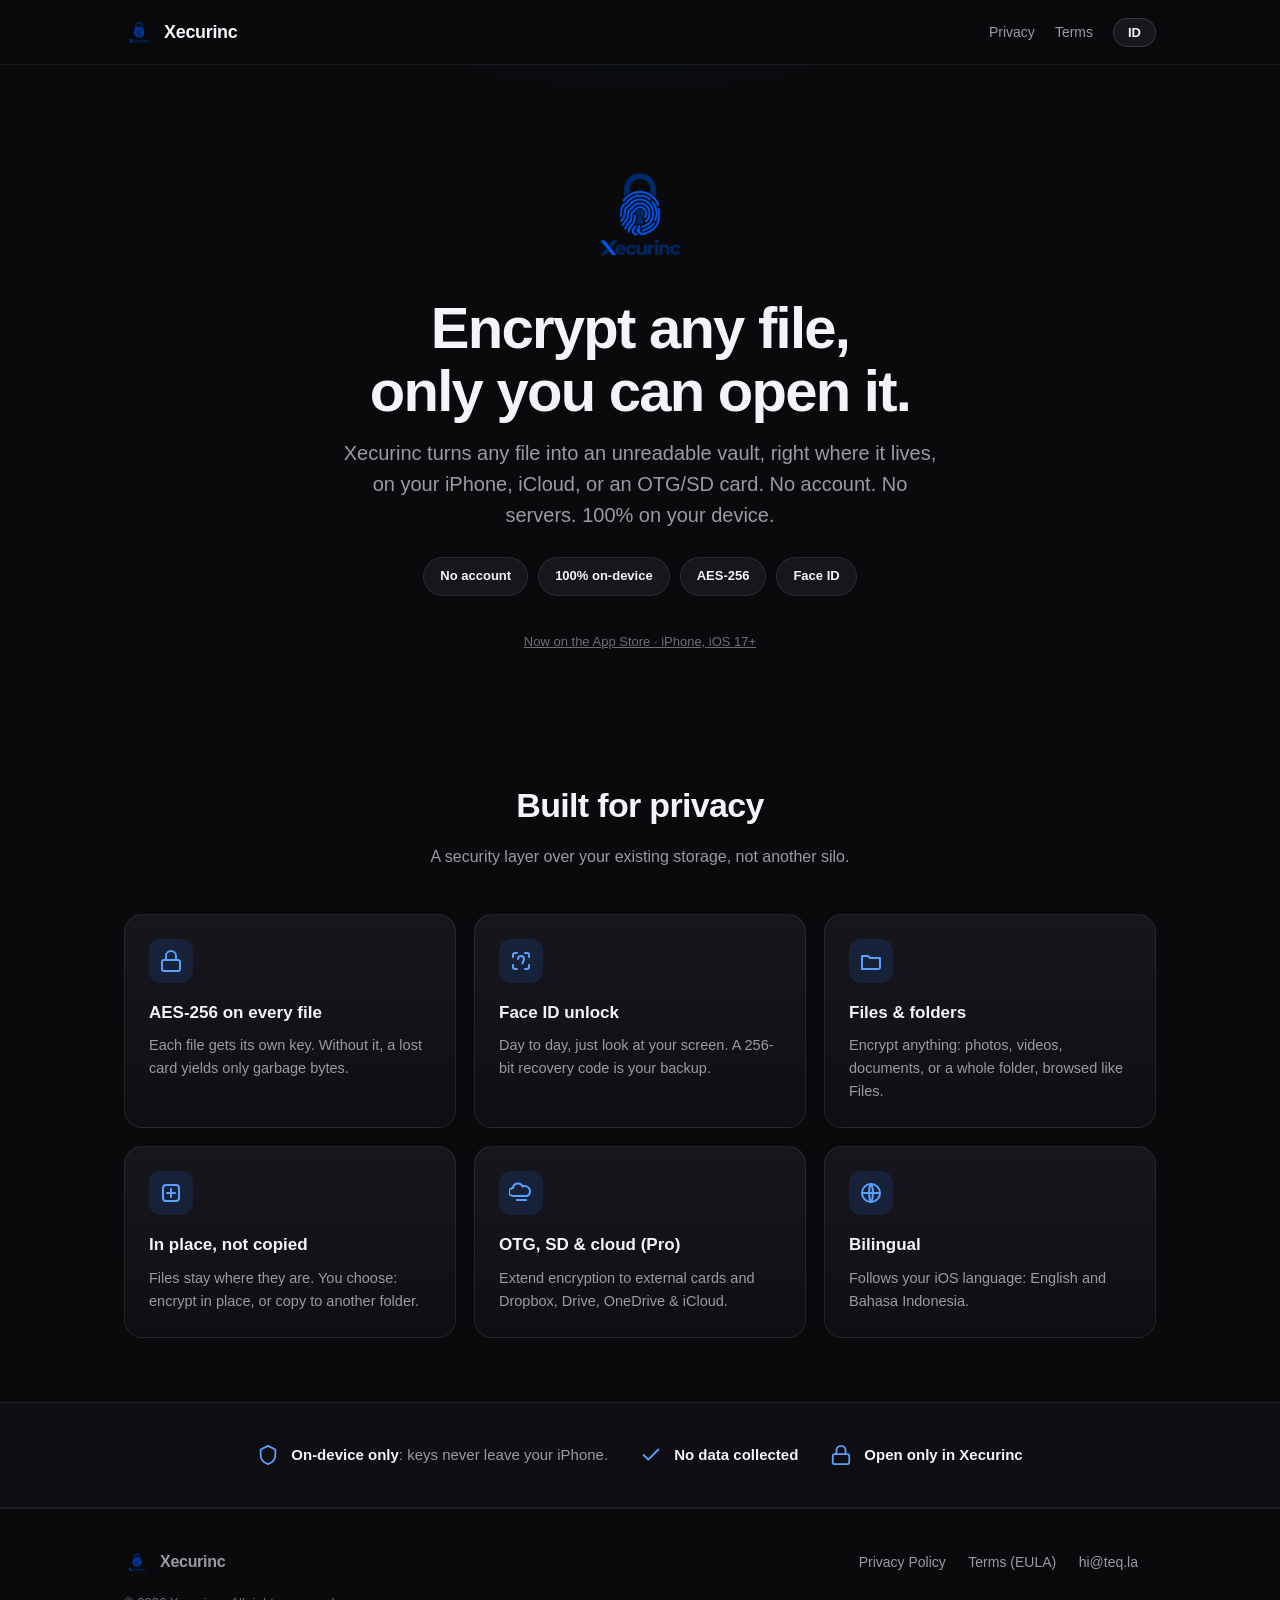
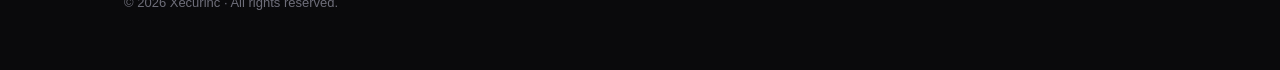
<file: index.html>
<!doctype html>
<html lang="en" class="lang-en">
<head>
<meta charset="utf-8">
<meta name="viewport" content="width=device-width, initial-scale=1">
<title>Xecurinc: Encrypt any file, on your device</title>
<meta name="description" content="Xecurinc turns any file into an encrypted vault only you can open. No account, no servers, 100% on your device.">
<link rel="icon" href="xecurinc-logo.png">
<link rel="stylesheet" href="style.css">
</head>
<body>
<header class="site-header">
  <div class="container nav">
    <a class="brand" href="index.html">
      <img src="xecurinc-logo.png" alt="Xecurinc">
      <span>Xecurinc</span>
    </a>
    <div class="spacer"></div>
    <a class="navlink" href="privacy.html"><span class="t-en">Privacy</span><span class="t-id">Privasi</span></a>
    <a class="navlink" href="terms.html"><span class="t-en">Terms</span><span class="t-id">Ketentuan</span></a>
    <button class="lang-toggle" data-lang-toggle>ID</button>
  </div>
</header>

<main>
  <section class="hero">
    <div class="container">
      <img class="hero-logo" src="xecurinc-logo.png" alt="Xecurinc logo">
      <h1>
        <span class="t-en">Encrypt any file, <br class="brk">only you can open it.</span>
        <span class="t-id">Enkripsi file apa pun, <br class="brk">hanya Anda yang bisa membukanya.</span>
      </h1>
      <p class="lead">
        <span class="t-en">Xecurinc turns any file into an unreadable vault, right where it lives, on your iPhone, iCloud, or an OTG/SD card. No account. No servers. 100% on your device.</span>
        <span class="t-id">Xecurinc mengubah file apa pun menjadi brankas tak terbaca, langsung di tempatnya, di iPhone, iCloud, atau kartu OTG/SD. Tanpa akun. Tanpa server. 100% di perangkat Anda.</span>
      </p>
      <div class="badges">
        <span class="badge"><span class="t-en">No account</span><span class="t-id">Tanpa akun</span></span>
        <span class="badge"><span class="t-en">100% on-device</span><span class="t-id">100% di perangkat</span></span>
        <span class="badge">AES-256</span>
        <span class="badge">Face ID</span>
      </div>
      <div class="pill-note"><a href="https://apps.apple.com/id/app/xecurinc/id6811709938" style="color:inherit;text-decoration:underline">
        <span class="t-en">Now on the App Store · iPhone, iOS 17+</span>
        <span class="t-id">Sudah tersedia di App Store · iPhone, iOS 17+</span></a>
      </div>
    </div>
  </section>

  <section class="block">
    <div class="container">
      <h2 class="section-title"><span class="t-en">Built for privacy</span><span class="t-id">Dirancang untuk privasi</span></h2>
      <p class="section-sub">
        <span class="t-en">A security layer over your existing storage, not another silo.</span>
        <span class="t-id">Lapisan keamanan di atas penyimpanan Anda, bukan silo baru.</span>
      </p>
      <div class="grid">
        <div class="card">
          <div class="ic"><svg viewBox="0 0 24 24" fill="none" stroke="currentColor" stroke-width="2" stroke-linecap="round" stroke-linejoin="round"><rect x="3" y="11" width="18" height="11" rx="2"/><path d="M7 11V7a5 5 0 0 1 10 0v4"/></svg></div>
          <h3><span class="t-en">AES-256 on every file</span><span class="t-id">AES-256 di setiap file</span></h3>
          <p><span class="t-en">Each file gets its own key. Without it, a lost card yields only garbage bytes.</span><span class="t-id">Tiap file punya kunci sendiri. Tanpanya, kartu yang hilang hanya berisi byte sampah.</span></p>
        </div>
        <div class="card">
          <div class="ic"><svg viewBox="0 0 24 24" fill="none" stroke="currentColor" stroke-width="2" stroke-linecap="round" stroke-linejoin="round"><path d="M4 8V6a2 2 0 0 1 2-2h2"/><path d="M4 16v2a2 2 0 0 0 2 2h2"/><path d="M16 4h2a2 2 0 0 1 2 2v2"/><path d="M16 20h2a2 2 0 0 0 2-2v-2"/><path d="M9 10a3 3 0 0 1 6 0c0 2-1.5 3-1.5 4.5"/></svg></div>
          <h3><span class="t-en">Face ID unlock</span><span class="t-id">Buka dengan Face ID</span></h3>
          <p><span class="t-en">Day to day, just look at your screen. A 256-bit recovery code is your backup.</span><span class="t-id">Sehari-hari cukup pandang layar. Recovery code 256-bit sebagai cadangan.</span></p>
        </div>
        <div class="card">
          <div class="ic"><svg viewBox="0 0 24 24" fill="none" stroke="currentColor" stroke-width="2" stroke-linecap="round" stroke-linejoin="round"><path d="M3 7h6l2 2h10v9a2 2 0 0 1-2 2H3z"/></svg></div>
          <h3><span class="t-en">Files & folders</span><span class="t-id">File & folder</span></h3>
          <p><span class="t-en">Encrypt anything: photos, videos, documents, or a whole folder, browsed like Files.</span><span class="t-id">Enkripsi apa pun: foto, video, dokumen, atau satu folder utuh, dijelajahi seperti Files.</span></p>
        </div>
        <div class="card">
          <div class="ic"><svg viewBox="0 0 24 24" fill="none" stroke="currentColor" stroke-width="2" stroke-linecap="round" stroke-linejoin="round"><rect x="4" y="4" width="16" height="16" rx="3"/><path d="M8 12h8M12 8v8"/></svg></div>
          <h3><span class="t-en">In place, not copied</span><span class="t-id">Di tempat, bukan disalin</span></h3>
          <p><span class="t-en">Files stay where they are. You choose: encrypt in place, or copy to another folder.</span><span class="t-id">File tetap di tempatnya. Anda pilih: enkripsi di tempat, atau salin ke folder lain.</span></p>
        </div>
        <div class="card">
          <div class="ic"><svg viewBox="0 0 24 24" fill="none" stroke="currentColor" stroke-width="2" stroke-linecap="round" stroke-linejoin="round"><path d="M4 15a4 4 0 0 1 0-8 5 5 0 0 1 9.6-1.5A4.5 4.5 0 0 1 18 15z"/><path d="M8 19h9"/></svg></div>
          <h3><span class="t-en">OTG, SD & cloud (Pro)</span><span class="t-id">OTG, SD & cloud (Pro)</span></h3>
          <p><span class="t-en">Extend encryption to external cards and Dropbox, Drive, OneDrive & iCloud.</span><span class="t-id">Perluas enkripsi ke kartu eksternal dan Dropbox, Drive, OneDrive & iCloud.</span></p>
        </div>
        <div class="card">
          <div class="ic"><svg viewBox="0 0 24 24" fill="none" stroke="currentColor" stroke-width="2" stroke-linecap="round" stroke-linejoin="round"><circle cx="12" cy="12" r="9"/><path d="M3 12h18M12 3c2.5 2.7 2.5 15.3 0 18M12 3c-2.5 2.7-2.5 15.3 0 18"/></svg></div>
          <h3><span class="t-en">Bilingual</span><span class="t-id">Bilingual</span></h3>
          <p><span class="t-en">Follows your iOS language: English and Bahasa Indonesia.</span><span class="t-id">Mengikuti bahasa iOS Anda: Inggris dan Bahasa Indonesia.</span></p>
        </div>
      </div>
    </div>
  </section>

  <section class="trust">
    <div class="container row">
      <div class="item"><svg viewBox="0 0 24 24" fill="none" stroke="currentColor" stroke-width="2" stroke-linecap="round" stroke-linejoin="round"><path d="M12 2 4 6v6c0 5 3.4 8.5 8 10 4.6-1.5 8-5 8-10V6z"/></svg><span><b><span class="t-en">On-device only</span><span class="t-id">Hanya di perangkat</span></b>: <span class="t-en">keys never leave your iPhone.</span><span class="t-id">kunci tak pernah keluar dari iPhone.</span></span></div>
      <div class="item"><svg viewBox="0 0 24 24" fill="none" stroke="currentColor" stroke-width="2" stroke-linecap="round" stroke-linejoin="round"><path d="M20 6 9 17l-5-5"/></svg><span><b><span class="t-en">No data collected</span><span class="t-id">Tanpa pengumpulan data</span></b></span></div>
      <div class="item"><svg viewBox="0 0 24 24" fill="none" stroke="currentColor" stroke-width="2" stroke-linecap="round" stroke-linejoin="round"><rect x="3" y="11" width="18" height="11" rx="2"/><path d="M7 11V7a5 5 0 0 1 10 0v4"/></svg><span><b><span class="t-en">Open only in Xecurinc</span><span class="t-id">Hanya terbuka di Xecurinc</span></b></span></div>
    </div>
  </section>
</main>

<footer class="site-footer">
  <div class="container footer-grid">
    <a class="brand" href="index.html"><img src="xecurinc-logo.png" alt="" style="width:26px;height:26px"><span style="font-size:16px">Xecurinc</span></a>
    <div class="spacer"></div>
    <div>
      <a href="privacy.html"><span class="t-en">Privacy Policy</span><span class="t-id">Kebijakan Privasi</span></a>
      <a href="terms.html"><span class="t-en">Terms (EULA)</span><span class="t-id">Ketentuan (EULA)</span></a>
      <a href="mailto:hi@teq.la">hi@teq.la</a>
    </div>
  </div>
  <div class="container" style="margin-top:18px">
    <div class="copyright">© 2026 Xecurinc · <span class="t-en">All rights reserved.</span><span class="t-id">Hak cipta dilindungi.</span></div>
  </div>
</footer>

<script src="site.js"></script>
</body>
</html>
</file>
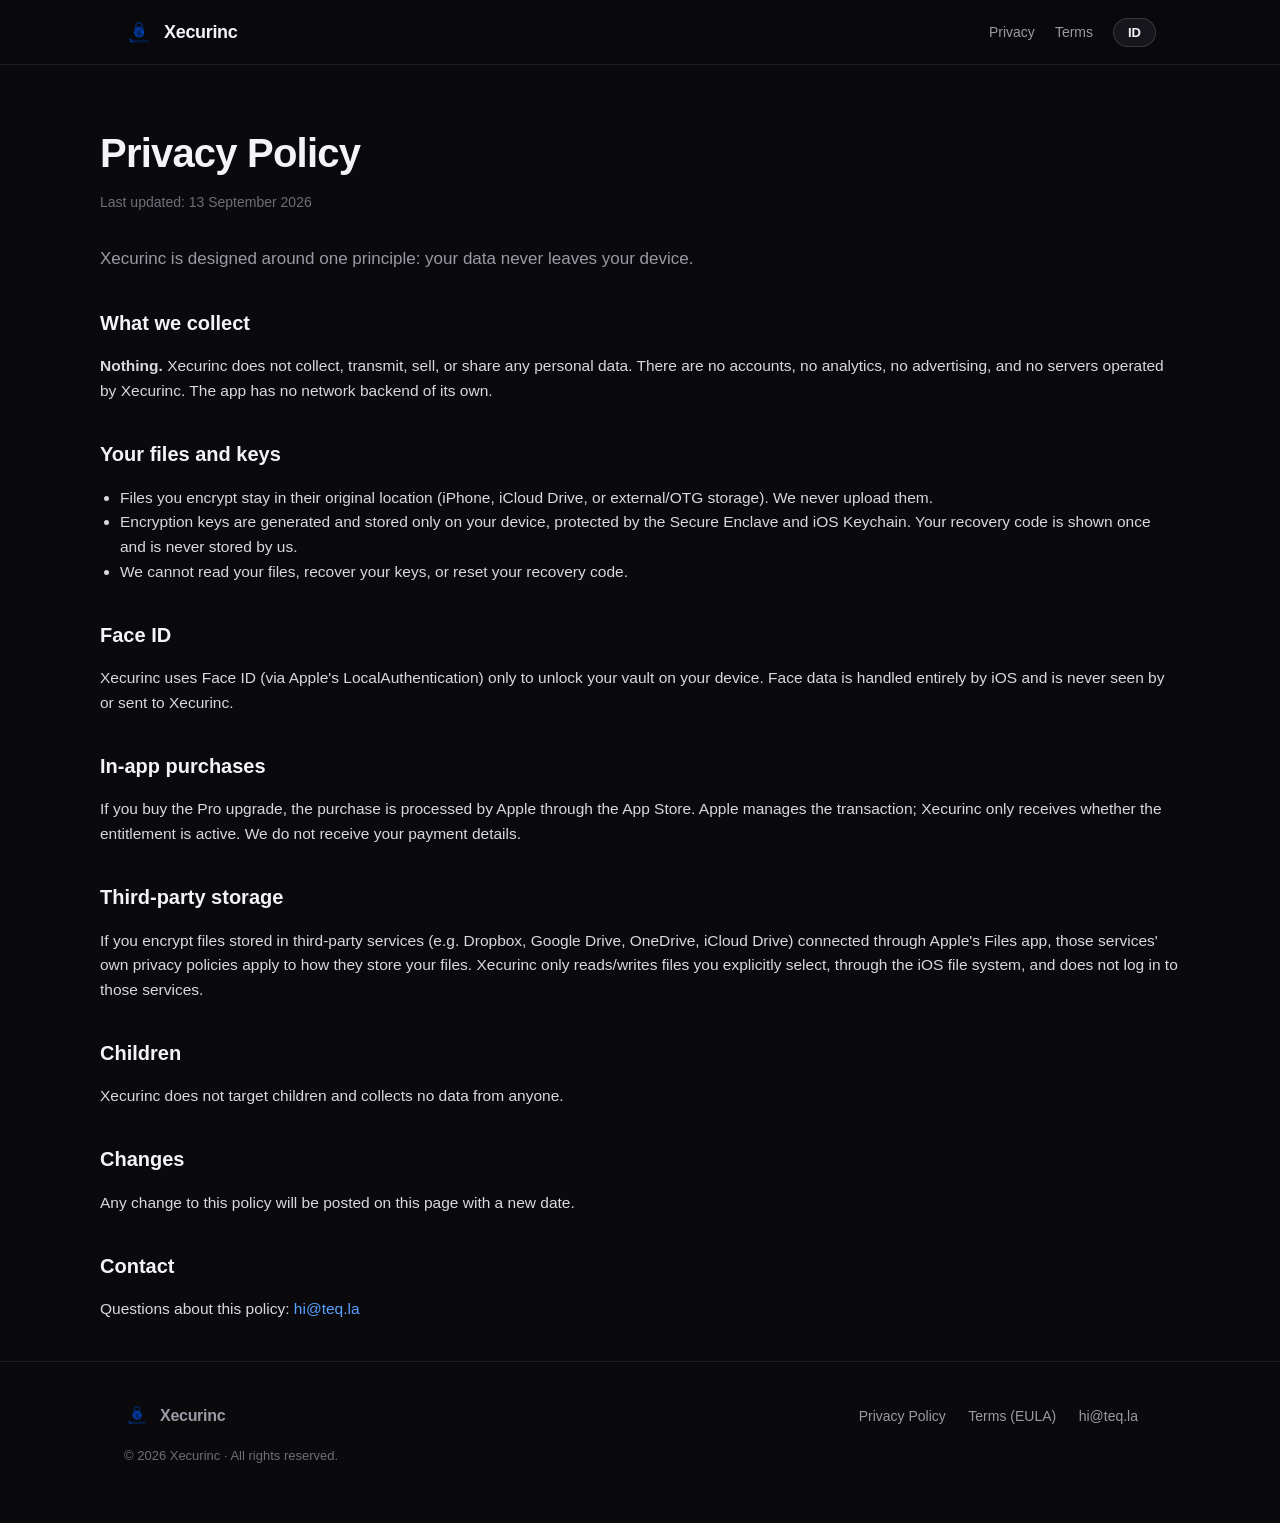
<file: privacy.html>
<!doctype html>
<html lang="en" class="lang-en">
<head>
<meta charset="utf-8">
<meta name="viewport" content="width=device-width, initial-scale=1">
<title>Privacy Policy - Xecurinc</title>
<meta name="description" content="Xecurinc privacy policy: no data collected, everything on your device.">
<link rel="icon" href="xecurinc-logo.png">
<link rel="stylesheet" href="style.css">
</head>
<body>
<header class="site-header">
  <div class="container nav">
    <a class="brand" href="index.html"><img src="xecurinc-logo.png" alt="Xecurinc"><span>Xecurinc</span></a>
    <div class="spacer"></div>
    <a class="navlink" href="privacy.html"><span class="t-en">Privacy</span><span class="t-id">Privasi</span></a>
    <a class="navlink" href="terms.html"><span class="t-en">Terms</span><span class="t-id">Ketentuan</span></a>
    <button class="lang-toggle" data-lang-toggle>ID</button>
  </div>
</header>

<main class="container doc">
  <h1><span class="t-en">Privacy Policy</span><span class="t-id">Kebijakan Privasi</span></h1>
  <div class="updated"><span class="t-en">Last updated: 13 September 2026</span><span class="t-id">Diperbarui: 13 September 2026</span></div>

  <p class="lead"><span class="t-en">Xecurinc is designed around one principle: your data never leaves your device.</span><span class="t-id">Xecurinc dirancang di atas satu prinsip: data Anda tak pernah keluar dari perangkat Anda.</span></p>

  <h2><span class="t-en">What we collect</span><span class="t-id">Apa yang kami kumpulkan</span></h2>
  <p><span class="t-en"><b>Nothing.</b> Xecurinc does not collect, transmit, sell, or share any personal data. There are no accounts, no analytics, no advertising, and no servers operated by Xecurinc. The app has no network backend of its own.</span><span class="t-id"><b>Tidak ada.</b> Xecurinc tidak mengumpulkan, mengirim, menjual, atau membagikan data pribadi apa pun. Tidak ada akun, tidak ada analitik, tidak ada iklan, dan tidak ada server yang kami operasikan. Aplikasi tidak punya backend jaringan sendiri.</span></p>

  <h2><span class="t-en">Your files and keys</span><span class="t-id">File dan kunci Anda</span></h2>
  <ul>
    <li><span class="t-en">Files you encrypt stay in their original location (iPhone, iCloud Drive, or external/OTG storage). We never upload them.</span><span class="t-id">File yang Anda enkripsi tetap di lokasi asalnya (iPhone, iCloud Drive, atau penyimpanan eksternal/OTG). Kami tidak pernah mengunggahnya.</span></li>
    <li><span class="t-en">Encryption keys are generated and stored only on your device, protected by the Secure Enclave and iOS Keychain. Your recovery code is shown once and is never stored by us.</span><span class="t-id">Kunci enkripsi dibuat dan disimpan hanya di perangkat Anda, dilindungi Secure Enclave dan Keychain iOS. Recovery code ditampilkan sekali dan tak pernah kami simpan.</span></li>
    <li><span class="t-en">We cannot read your files, recover your keys, or reset your recovery code.</span><span class="t-id">Kami tidak bisa membaca file, memulihkan kunci, atau mereset recovery code Anda.</span></li>
  </ul>

  <h2>Face ID</h2>
  <p><span class="t-en">Xecurinc uses Face ID (via Apple's LocalAuthentication) only to unlock your vault on your device. Face data is handled entirely by iOS and is never seen by or sent to Xecurinc.</span><span class="t-id">Xecurinc memakai Face ID (melalui LocalAuthentication Apple) hanya untuk membuka brankas di perangkat Anda. Data wajah ditangani sepenuhnya oleh iOS dan tak pernah dilihat atau dikirim ke Xecurinc.</span></p>

  <h2><span class="t-en">In-app purchases</span><span class="t-id">Pembelian dalam aplikasi</span></h2>
  <p><span class="t-en">If you buy the Pro upgrade, the purchase is processed by Apple through the App Store. Apple manages the transaction; Xecurinc only receives whether the entitlement is active. We do not receive your payment details.</span><span class="t-id">Jika Anda membeli Pro, pembelian diproses oleh Apple melalui App Store. Apple mengelola transaksi; Xecurinc hanya menerima status apakah lisensi aktif. Kami tidak menerima detail pembayaran Anda.</span></p>

  <h2><span class="t-en">Third-party storage</span><span class="t-id">Penyimpanan pihak ketiga</span></h2>
  <p><span class="t-en">If you encrypt files stored in third-party services (e.g. Dropbox, Google Drive, OneDrive, iCloud Drive) connected through Apple's Files app, those services' own privacy policies apply to how they store your files. Xecurinc only reads/writes files you explicitly select, through the iOS file system, and does not log in to those services.</span><span class="t-id">Jika Anda mengenkripsi file di layanan pihak ketiga (mis. Dropbox, Google Drive, OneDrive, iCloud Drive) yang terhubung lewat aplikasi Files, kebijakan privasi layanan tersebut berlaku atas cara mereka menyimpan file Anda. Xecurinc hanya membaca/menulis file yang Anda pilih, melalui sistem file iOS, dan tidak login ke layanan itu.</span></p>

  <h2><span class="t-en">Children</span><span class="t-id">Anak-anak</span></h2>
  <p><span class="t-en">Xecurinc does not target children and collects no data from anyone.</span><span class="t-id">Xecurinc tidak menyasar anak-anak dan tidak mengumpulkan data dari siapa pun.</span></p>

  <h2><span class="t-en">Changes</span><span class="t-id">Perubahan</span></h2>
  <p><span class="t-en">Any change to this policy will be posted on this page with a new date.</span><span class="t-id">Perubahan kebijakan ini akan dimuat di halaman ini dengan tanggal baru.</span></p>

  <h2><span class="t-en">Contact</span><span class="t-id">Kontak</span></h2>
  <p><span class="t-en">Questions about this policy: </span><span class="t-id">Pertanyaan tentang kebijakan ini: </span><a href="mailto:hi@teq.la">hi@teq.la</a></p>
</main>

<footer class="site-footer">
  <div class="container footer-grid">
    <a class="brand" href="index.html"><img src="xecurinc-logo.png" alt="" style="width:26px;height:26px"><span style="font-size:16px">Xecurinc</span></a>
    <div class="spacer"></div>
    <div>
      <a href="privacy.html"><span class="t-en">Privacy Policy</span><span class="t-id">Kebijakan Privasi</span></a>
      <a href="terms.html"><span class="t-en">Terms (EULA)</span><span class="t-id">Ketentuan (EULA)</span></a>
      <a href="mailto:hi@teq.la">hi@teq.la</a>
    </div>
  </div>
  <div class="container" style="margin-top:18px">
    <div class="copyright">© 2026 Xecurinc · <span class="t-en">All rights reserved.</span><span class="t-id">Hak cipta dilindungi.</span></div>
  </div>
</footer>

<script src="site.js"></script>
</body>
</html>
</file>
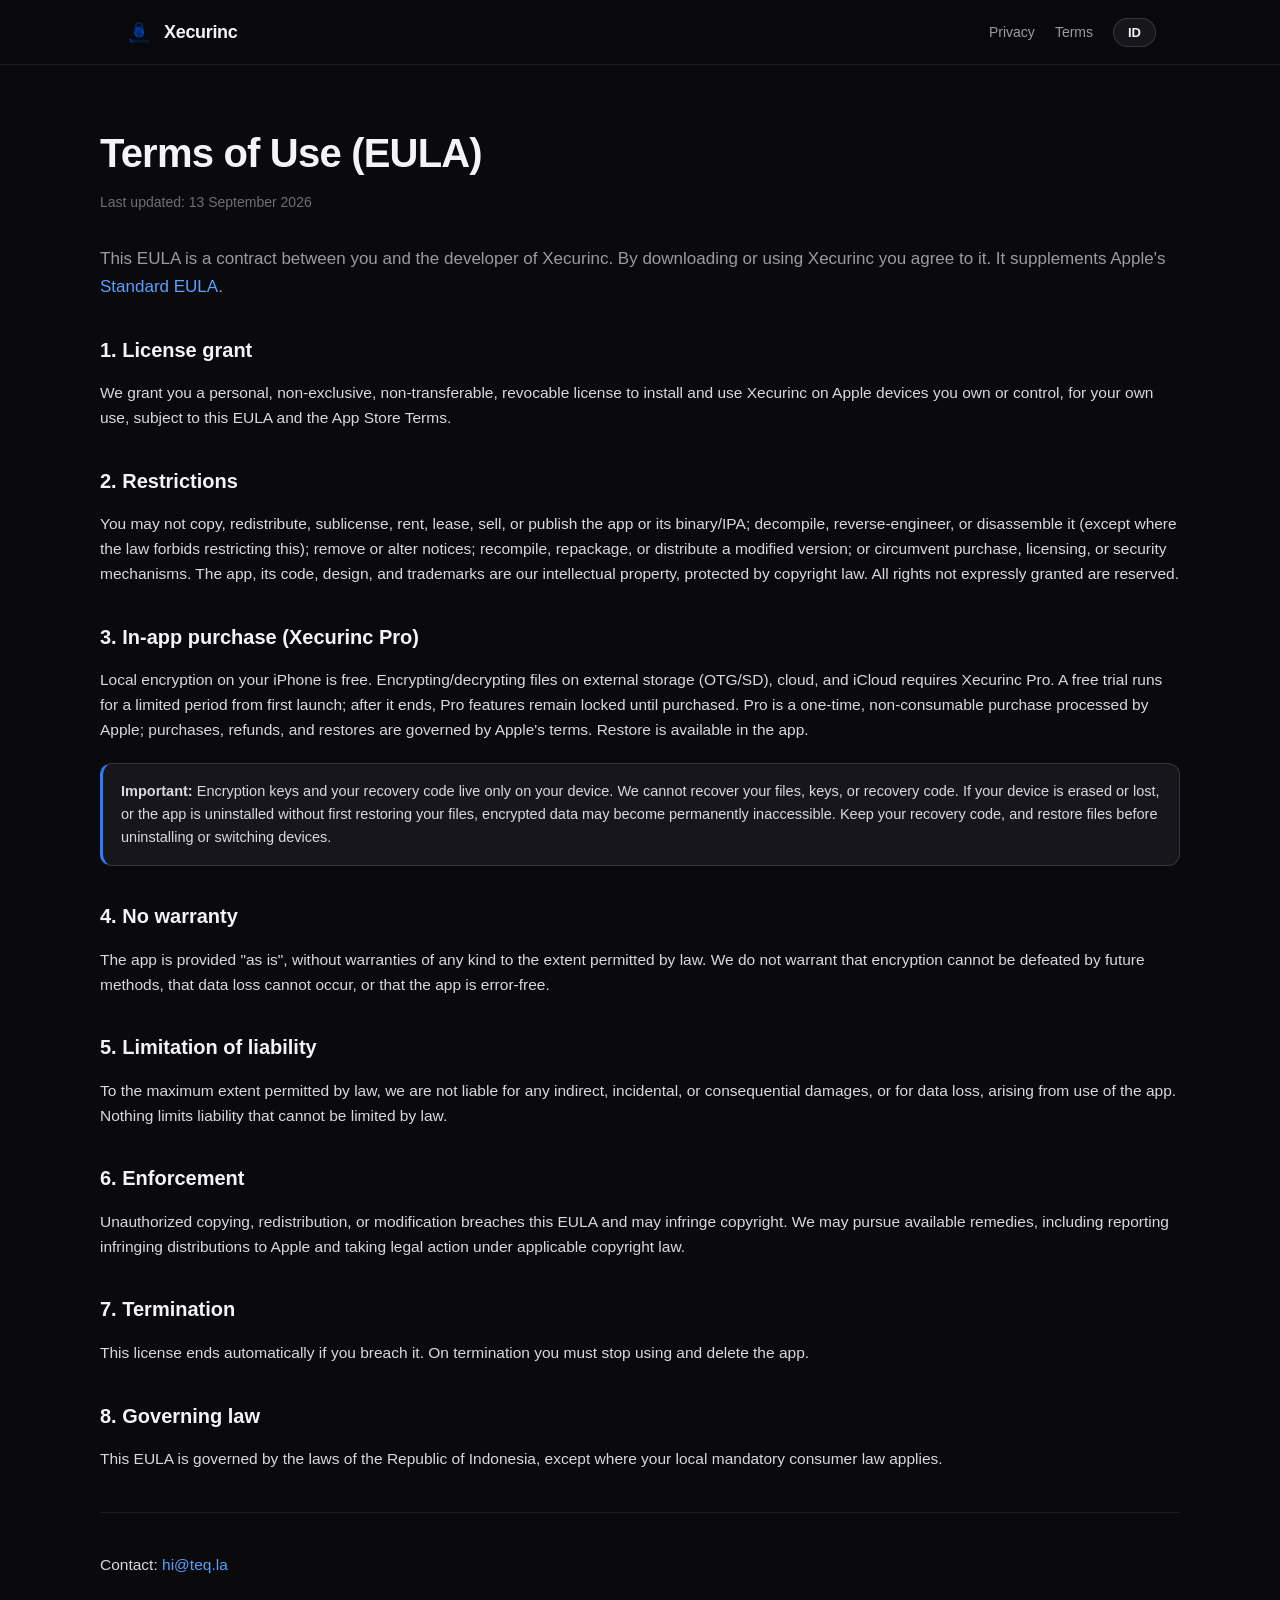
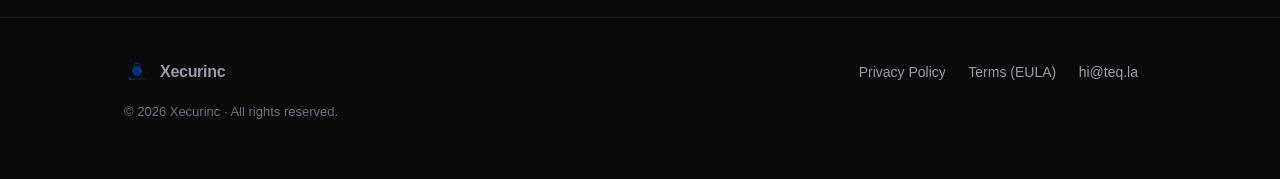
<file: terms.html>
<!doctype html>
<html lang="en" class="lang-en">
<head>
<meta charset="utf-8">
<meta name="viewport" content="width=device-width, initial-scale=1">
<title>Terms of Use (EULA) - Xecurinc</title>
<meta name="description" content="Xecurinc End-User License Agreement.">
<link rel="icon" href="xecurinc-logo.png">
<link rel="stylesheet" href="style.css">
</head>
<body>
<header class="site-header">
  <div class="container nav">
    <a class="brand" href="index.html"><img src="xecurinc-logo.png" alt="Xecurinc"><span>Xecurinc</span></a>
    <div class="spacer"></div>
    <a class="navlink" href="privacy.html"><span class="t-en">Privacy</span><span class="t-id">Privasi</span></a>
    <a class="navlink" href="terms.html"><span class="t-en">Terms</span><span class="t-id">Ketentuan</span></a>
    <button class="lang-toggle" data-lang-toggle>ID</button>
  </div>
</header>

<main class="container doc">
  <h1><span class="t-en">Terms of Use (EULA)</span><span class="t-id">Ketentuan Penggunaan (EULA)</span></h1>
  <div class="updated"><span class="t-en">Last updated: 13 September 2026</span><span class="t-id">Diperbarui: 13 September 2026</span></div>

  <p class="lead"><span class="t-en">This EULA is a contract between you and the developer of Xecurinc. By downloading or using Xecurinc you agree to it. It supplements Apple's <a href="https://www.apple.com/legal/internet-services/itunes/dev/stdeula/">Standard EULA</a>.</span><span class="t-id">EULA ini adalah perjanjian antara Anda dan pengembang Xecurinc. Dengan mengunduh atau memakai Xecurinc, Anda menyetujuinya. Ini melengkapi <a href="https://www.apple.com/legal/internet-services/itunes/dev/stdeula/">EULA Standar Apple</a>.</span></p>

  <h2><span class="t-en">1. License grant</span><span class="t-id">1. Pemberian lisensi</span></h2>
  <p><span class="t-en">We grant you a personal, non-exclusive, non-transferable, revocable license to install and use Xecurinc on Apple devices you own or control, for your own use, subject to this EULA and the App Store Terms.</span><span class="t-id">Kami memberi Anda lisensi pribadi, non-eksklusif, tidak dapat dialihkan, dan dapat dicabut untuk memasang dan memakai Xecurinc pada perangkat Apple milik Anda, untuk penggunaan pribadi, sesuai EULA ini dan Ketentuan App Store.</span></p>

  <h2><span class="t-en">2. Restrictions</span><span class="t-id">2. Larangan</span></h2>
  <p><span class="t-en">You may not copy, redistribute, sublicense, rent, lease, sell, or publish the app or its binary/IPA; decompile, reverse-engineer, or disassemble it (except where the law forbids restricting this); remove or alter notices; recompile, repackage, or distribute a modified version; or circumvent purchase, licensing, or security mechanisms. The app, its code, design, and trademarks are our intellectual property, protected by copyright law. All rights not expressly granted are reserved.</span><span class="t-id">Anda tidak boleh menyalin, meredistribusi, mensublisensikan, menyewakan, menjual, atau mempublikasikan aplikasi maupun binari/IPA-nya; melakukan dekompilasi, rekayasa balik, atau membongkarnya (kecuali dilarang oleh hukum untuk membatasinya); menghapus/mengubah pemberitahuan; merekompilasi, mengemas ulang, atau menyebarkan versi modifikasi; atau mengakali mekanisme pembelian, lisensi, atau keamanan. Aplikasi, kode, desain, dan mereknya adalah kekayaan intelektual kami, dilindungi undang-undang hak cipta. Semua hak yang tidak diberikan secara tegas tetap kami miliki.</span></p>

  <h2><span class="t-en">3. In-app purchase (Xecurinc Pro)</span><span class="t-id">3. Pembelian dalam aplikasi (Xecurinc Pro)</span></h2>
  <p><span class="t-en">Local encryption on your iPhone is free. Encrypting/decrypting files on external storage (OTG/SD), cloud, and iCloud requires Xecurinc Pro. A free trial runs for a limited period from first launch; after it ends, Pro features remain locked until purchased. Pro is a one-time, non-consumable purchase processed by Apple; purchases, refunds, and restores are governed by Apple's terms. Restore is available in the app.</span><span class="t-id">Enkripsi lokal di iPhone gratis. Enkripsi/dekripsi di penyimpanan eksternal (OTG/SD), cloud, dan iCloud memerlukan Xecurinc Pro. Tersedia uji coba gratis berjangka sejak pertama dijalankan; setelah berakhir, fitur Pro terkunci sampai dibeli. Pro adalah pembelian sekali bayar (non-consumable) yang diproses Apple; pembelian, pengembalian dana, dan pemulihan tunduk pada ketentuan Apple. Pemulihan pembelian tersedia di aplikasi.</span></p>

  <div class="callout"><span class="t-en"><b>Important:</b> Encryption keys and your recovery code live only on your device. We cannot recover your files, keys, or recovery code. If your device is erased or lost, or the app is uninstalled without first restoring your files, encrypted data may become permanently inaccessible. Keep your recovery code, and restore files before uninstalling or switching devices.</span><span class="t-id"><b>Penting:</b> Kunci enkripsi dan recovery code hanya ada di perangkat Anda. Kami tidak dapat memulihkan file, kunci, atau recovery code Anda. Jika perangkat dihapus/hilang, atau aplikasi di-uninstall tanpa lebih dulu memulihkan file, data terenkripsi bisa hilang permanen. Simpan recovery code Anda, dan pulihkan file sebelum uninstall atau ganti perangkat.</span></div>

  <h2><span class="t-en">4. No warranty</span><span class="t-id">4. Tanpa jaminan</span></h2>
  <p><span class="t-en">The app is provided "as is", without warranties of any kind to the extent permitted by law. We do not warrant that encryption cannot be defeated by future methods, that data loss cannot occur, or that the app is error-free.</span><span class="t-id">Aplikasi disediakan "sebagaimana adanya", tanpa jaminan apa pun sejauh diizinkan hukum. Kami tidak menjamin enkripsi tak dapat ditembus metode masa depan, bahwa kehilangan data tidak akan terjadi, atau aplikasi bebas galat.</span></p>

  <h2><span class="t-en">5. Limitation of liability</span><span class="t-id">5. Batas tanggung jawab</span></h2>
  <p><span class="t-en">To the maximum extent permitted by law, we are not liable for any indirect, incidental, or consequential damages, or for data loss, arising from use of the app. Nothing limits liability that cannot be limited by law.</span><span class="t-id">Sejauh diizinkan hukum, kami tidak bertanggung jawab atas kerugian tidak langsung, insidental, atau konsekuensial, maupun kehilangan data, akibat penggunaan aplikasi. Tidak ada yang membatasi tanggung jawab yang tak dapat dibatasi oleh hukum.</span></p>

  <h2><span class="t-en">6. Enforcement</span><span class="t-id">6. Penegakan</span></h2>
  <p><span class="t-en">Unauthorized copying, redistribution, or modification breaches this EULA and may infringe copyright. We may pursue available remedies, including reporting infringing distributions to Apple and taking legal action under applicable copyright law.</span><span class="t-id">Penyalinan, redistribusi, atau modifikasi tanpa izin melanggar EULA ini dan dapat melanggar hak cipta. Kami dapat menempuh upaya hukum yang tersedia, termasuk melaporkan distribusi ilegal ke Apple dan mengambil tindakan hukum berdasarkan undang-undang hak cipta yang berlaku.</span></p>

  <h2><span class="t-en">7. Termination</span><span class="t-id">7. Pengakhiran</span></h2>
  <p><span class="t-en">This license ends automatically if you breach it. On termination you must stop using and delete the app.</span><span class="t-id">Lisensi berakhir otomatis bila Anda melanggarnya. Setelah berakhir, Anda harus berhenti memakai dan menghapus aplikasi.</span></p>

  <h2><span class="t-en">8. Governing law</span><span class="t-id">8. Hukum yang berlaku</span></h2>
  <p><span class="t-en">This EULA is governed by the laws of the Republic of Indonesia, except where your local mandatory consumer law applies.</span><span class="t-id">EULA ini tunduk pada hukum Republik Indonesia, kecuali bila hukum konsumen wajib di wilayah Anda berlaku.</span></p>

  <hr class="divider">
  <p><span class="t-en">Contact: </span><span class="t-id">Kontak: </span><a href="mailto:hi@teq.la">hi@teq.la</a></p>
</main>

<footer class="site-footer">
  <div class="container footer-grid">
    <a class="brand" href="index.html"><img src="xecurinc-logo.png" alt="" style="width:26px;height:26px"><span style="font-size:16px">Xecurinc</span></a>
    <div class="spacer"></div>
    <div>
      <a href="privacy.html"><span class="t-en">Privacy Policy</span><span class="t-id">Kebijakan Privasi</span></a>
      <a href="terms.html"><span class="t-en">Terms (EULA)</span><span class="t-id">Ketentuan (EULA)</span></a>
      <a href="mailto:hi@teq.la">hi@teq.la</a>
    </div>
  </div>
  <div class="container" style="margin-top:18px">
    <div class="copyright">© 2026 Xecurinc · <span class="t-en">All rights reserved.</span><span class="t-id">Hak cipta dilindungi.</span></div>
  </div>
</footer>

<script src="site.js"></script>
</body>
</html>
</file>
<file: style.css>
/* Xecurinc site — dark, brand-blue, professional. */
:root {
  --bg: #0A0A0C;
  --bg-2: #0F0F13;
  --surface: #16161C;
  --surface-2: #1C1C24;
  --text: #F3F4F7;
  --muted: #9A9AA6;
  --faint: #6E6E7A;
  --accent: #2F7CFF;
  --accent-2: #59A0FF;
  --border: rgba(255, 255, 255, 0.08);
  --border-strong: rgba(255, 255, 255, 0.14);
  --radius: 18px;
  --maxw: 1080px;
  --font: -apple-system, BlinkMacSystemFont, "SF Pro Display", "Segoe UI", Roboto, Helvetica, Arial, sans-serif;
}

* { box-sizing: border-box; }
html { scroll-behavior: smooth; -webkit-text-size-adjust: 100%; }
body {
  margin: 0;
  background: var(--bg);
  color: var(--text);
  font-family: var(--font);
  line-height: 1.6;
  -webkit-font-smoothing: antialiased;
}
img { max-width: 100%; display: block; }
a { color: var(--accent-2); text-decoration: none; }
a:hover { text-decoration: underline; }

/* Bilingual visibility */
.lang-en .t-id { display: none !important; }
.lang-id .t-en { display: none !important; }

.container { max-width: var(--maxw); margin: 0 auto; padding: 0 24px; }

/* Header */
.site-header {
  position: sticky; top: 0; z-index: 50;
  backdrop-filter: saturate(160%) blur(14px);
  background: rgba(10, 10, 12, 0.72);
  border-bottom: 1px solid var(--border);
}
.nav {
  display: flex; align-items: center; gap: 20px;
  height: 64px;
}
.brand { display: flex; align-items: center; gap: 10px; font-weight: 700; letter-spacing: -0.02em; color: var(--text); }
.brand img { width: 30px; height: 30px; }
.brand span { font-size: 18px; }
.nav .spacer { flex: 1; }
.nav a.navlink { color: var(--muted); font-size: 14px; font-weight: 500; }
.nav a.navlink:hover { color: var(--text); text-decoration: none; }
.lang-toggle {
  border: 1px solid var(--border-strong);
  background: var(--surface);
  color: var(--text);
  border-radius: 999px;
  padding: 6px 14px;
  font-size: 13px; font-weight: 600;
  cursor: pointer;
  font-family: var(--font);
}
.lang-toggle:hover { border-color: var(--accent); color: var(--accent-2); }

/* Hero */
.hero { position: relative; overflow: hidden; text-align: center; padding: 88px 0 60px; }
.hero::before {
  content: ""; position: absolute; inset: -30% 0 auto 0; height: 600px;
  background: radial-gradient(600px 320px at 50% 0%, rgba(47, 124, 255, 0.28), transparent 70%);
  pointer-events: none;
}
.hero-logo { width: 120px; height: 120px; margin: 0 auto 24px; position: relative; }
.hero h1 { font-size: clamp(28px, 7vw, 58px); line-height: 1.08; letter-spacing: -0.03em; margin: 0 0 16px; font-weight: 800; text-wrap: balance; }
.hero p.lead { font-size: clamp(15px, 2.2vw, 20px); line-height: 1.55; color: var(--muted); max-width: 600px; margin: 0 auto 26px; text-wrap: pretty; }
.badges { display: flex; flex-wrap: wrap; gap: 10px; justify-content: center; margin-bottom: 28px; }
.badge {
  border: 1px solid var(--border);
  background: var(--surface);
  color: var(--text);
  border-radius: 999px; padding: 8px 16px; font-size: 13px; font-weight: 600;
}
.pill-note {
  display: inline-block; margin-top: 8px; color: var(--faint); font-size: 13px;
}

/* Sections */
section.block { padding: 64px 0; }
.section-title { font-size: clamp(24px, 3.6vw, 34px); font-weight: 800; letter-spacing: -0.02em; text-align: center; margin: 0 0 12px; }
.section-sub { text-align: center; color: var(--muted); max-width: 620px; margin: 0 auto 44px; }

.grid { display: grid; grid-template-columns: repeat(3, 1fr); gap: 18px; }
@media (max-width: 820px) { .grid { grid-template-columns: 1fr; } }
.card {
  background: linear-gradient(180deg, var(--surface), var(--bg-2));
  border: 1px solid var(--border);
  border-radius: var(--radius);
  padding: 24px;
  transition: border-color .2s ease, transform .2s ease;
}
.card:hover { border-color: var(--border-strong); transform: translateY(-2px); }
.card .ic {
  width: 44px; height: 44px; border-radius: 12px;
  display: grid; place-items: center; margin-bottom: 16px;
  background: rgba(47, 124, 255, 0.14); color: var(--accent-2);
}
.card .ic svg { width: 24px; height: 24px; }
.card h3 { margin: 0 0 8px; font-size: 17px; font-weight: 700; }
.card p { margin: 0; color: var(--muted); font-size: 14.5px; }

/* Trust strip */
.trust {
  background: var(--bg-2);
  border-top: 1px solid var(--border);
  border-bottom: 1px solid var(--border);
}
.trust .row { display: flex; flex-wrap: wrap; gap: 32px; justify-content: center; align-items: center; padding: 40px 0; }
.trust .item { display: flex; align-items: center; gap: 12px; color: var(--muted); font-size: 15px; }
.trust .item svg { width: 22px; height: 22px; color: var(--accent-2); flex: none; }
.trust .item b { color: var(--text); font-weight: 700; }

/* Legal / content pages */
.doc { padding: 56px 0 24px; }
.doc h1 { font-size: clamp(28px, 5vw, 40px); font-weight: 800; letter-spacing: -0.02em; margin: 0 0 6px; }
.doc .updated { color: var(--faint); font-size: 14px; margin-bottom: 32px; }
.doc h2 { font-size: 20px; font-weight: 700; margin: 34px 0 10px; }
.doc p, .doc li { color: #D8D9DE; font-size: 15.5px; }
.doc ul { padding-left: 20px; }
.doc .lead { color: var(--muted); font-size: 17px; }
.doc .divider { height: 1px; background: var(--border); margin: 40px 0; border: 0; }
.callout {
  border: 1px solid var(--border-strong);
  background: var(--surface);
  border-left: 3px solid var(--accent);
  border-radius: 12px; padding: 16px 18px; margin: 20px 0;
  color: #D8D9DE; font-size: 14.5px;
}

/* Footer */
.site-footer { border-top: 1px solid var(--border); padding: 40px 0 56px; color: var(--muted); }
.footer-grid { display: flex; flex-wrap: wrap; gap: 24px; align-items: center; }
.footer-grid .spacer { flex: 1; }
.site-footer a { color: var(--muted); font-size: 14px; margin-right: 18px; }
.site-footer a:hover { color: var(--text); }
.copyright { font-size: 13px; color: var(--faint); }

.cta-row { display: flex; gap: 12px; justify-content: center; flex-wrap: wrap; }
.btn {
  display: inline-flex; align-items: center; gap: 8px;
  border-radius: 999px; padding: 12px 22px; font-weight: 700; font-size: 15px;
  border: 1px solid var(--border-strong); color: var(--text); background: var(--surface);
  cursor: pointer;
}
.btn.primary { background: var(--accent); border-color: var(--accent); color: #fff; }
.btn.primary:hover { background: var(--accent-2); text-decoration: none; }
.btn:hover { text-decoration: none; border-color: var(--accent); }

/* The forced line break in the headline is desktop-only; on small screens the
   text flows naturally instead of breaking awkwardly. */
.brk { display: none; }
@media (min-width: 641px) { .brk { display: inline; } }

/* Mobile refinements */
@media (max-width: 640px) {
  .container { padding: 0 20px; }
  .nav { height: 58px; gap: 16px; }
  .nav a.navlink { font-size: 13px; }
  .brand span { font-size: 17px; }

  .hero { padding: 48px 0 36px; }
  .hero-logo { width: 96px; height: 96px; margin-bottom: 18px; }
  .hero h1 { letter-spacing: -0.02em; }
  .hero p.lead { font-size: 15.5px; }
  .badges { gap: 8px; margin-bottom: 22px; }
  .badge { padding: 7px 13px; font-size: 12.5px; }

  section.block { padding: 44px 0; }
  .section-sub { margin-bottom: 30px; }
  .grid { gap: 14px; }
  .card { padding: 20px; }

  .trust .row { flex-direction: column; align-items: flex-start; gap: 16px; padding: 32px 0; }

  .doc { padding: 36px 0 16px; }
  .footer-grid { flex-direction: column; align-items: flex-start; gap: 16px; }
  .site-footer a { margin-right: 0; display: block; margin-bottom: 8px; }
}

/* Very narrow: drop the brand wordmark so nav links + toggle never collide. */
@media (max-width: 520px) {
  .brand span { display: none; }
}
</file>
